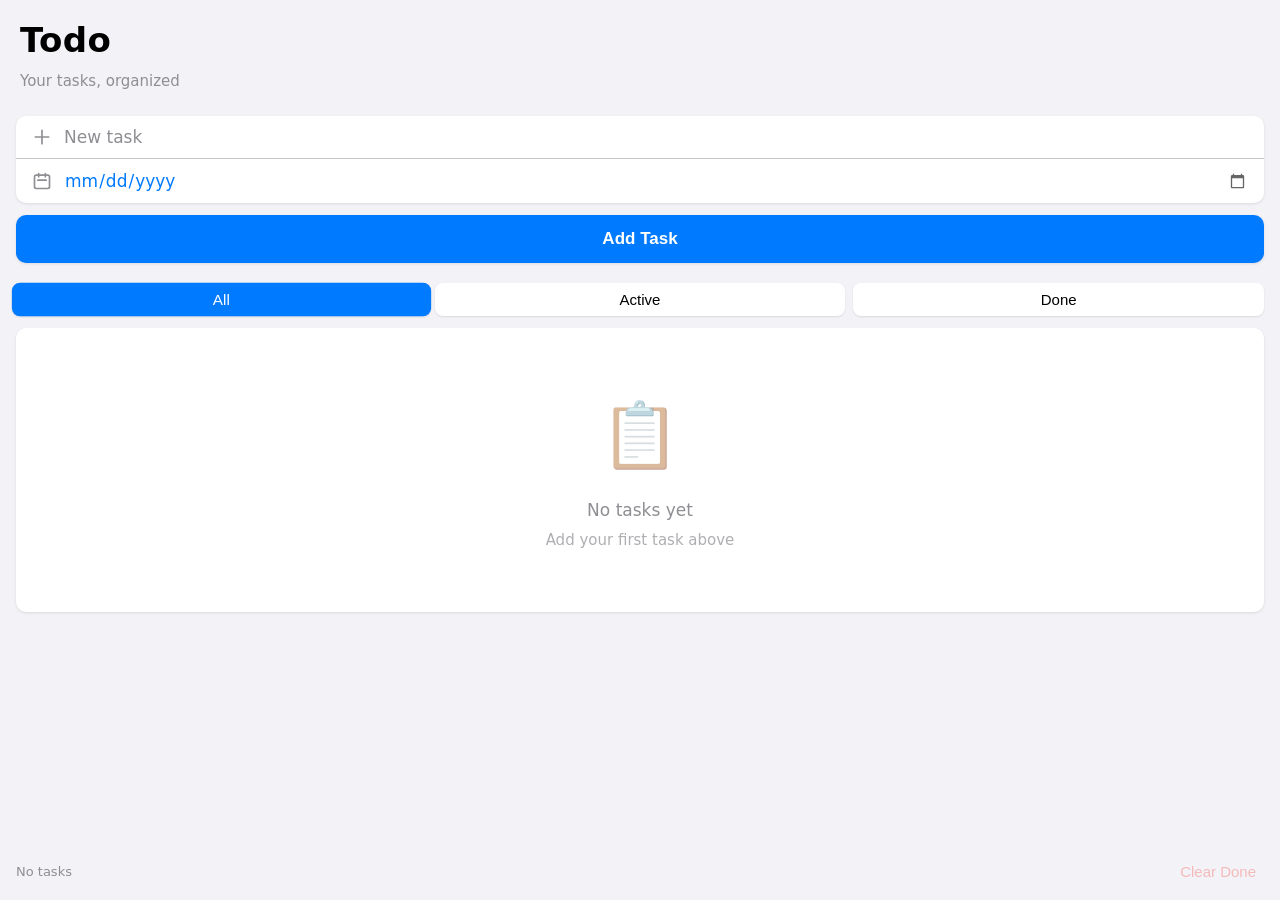
<file: index.html>
<!DOCTYPE html>
<html lang="en">
<head>
    <meta charset="UTF-8">
    <meta name="viewport" content="width=device-width, initial-scale=1.0, viewport-fit=cover, user-scalable=no">
    <title>Todo</title>

    <!-- PWA Meta Tags -->
    <meta name="description" content="A minimal iOS-style todo app with IndexedDB">
    <meta name="theme-color" content="#F2F2F7">
    <meta name="apple-mobile-web-app-capable" content="yes">
    <meta name="apple-mobile-web-app-status-bar-style" content="default">
    <meta name="apple-mobile-web-app-title" content="Todo">

    <!-- Icons -->
    <link rel="icon" type="image/svg+xml" href="favicon.svg">
    <link rel="apple-touch-icon" href="icon-192.png">
    <link rel="manifest" href="manifest.json">

    <!-- Stylesheets -->
    <link rel="stylesheet" href="style.css">
</head>
<body>
    <div class="app-container">
        <header>
            <h1>Todo</h1>
            <div class="subtitle">Your tasks, organized</div>
        </header>

        <div class="add-section">
            <div class="input-group">
                <div class="input-row">
                    <svg class="input-icon" fill="none" stroke="currentColor" viewBox="0 0 24 24">
                        <path stroke-linecap="round" stroke-linejoin="round" stroke-width="2" d="M12 4v16m8-8H4"/>
                    </svg>
                    <input type="text" id="todoInput" placeholder="New task" autocomplete="off">
                </div>
                <div class="input-row">
                    <svg class="input-icon" fill="none" stroke="currentColor" viewBox="0 0 24 24">
                        <path stroke-linecap="round" stroke-linejoin="round" stroke-width="2" d="M8 7V3m8 4V3m-9 8h10M5 21h14a2 2 0 002-2V7a2 2 0 00-2-2H5a2 2 0 00-2 2v12a2 2 0 002 2z"/>
                    </svg>
                    <input type="date" id="dueDateInput">
                </div>
            </div>
            <button class="add-btn" id="addBtn">Add Task</button>
        </div>

        <div class="filters">
            <button class="filter-btn active" data-filter="all">All</button>
            <button class="filter-btn" data-filter="active">Active</button>
            <button class="filter-btn" data-filter="completed">Done</button>
        </div>

        <div class="list-container">
            <ul id="todoList" class="todo-list"></ul>
        </div>

        <div class="stats">
            <span id="stats">0 tasks</span>
            <button class="clear-btn" id="clearCompleted">Clear Done</button>
        </div>
    </div>

    <script src="app.js" type="module"></script>
</body>
</html>
</file>
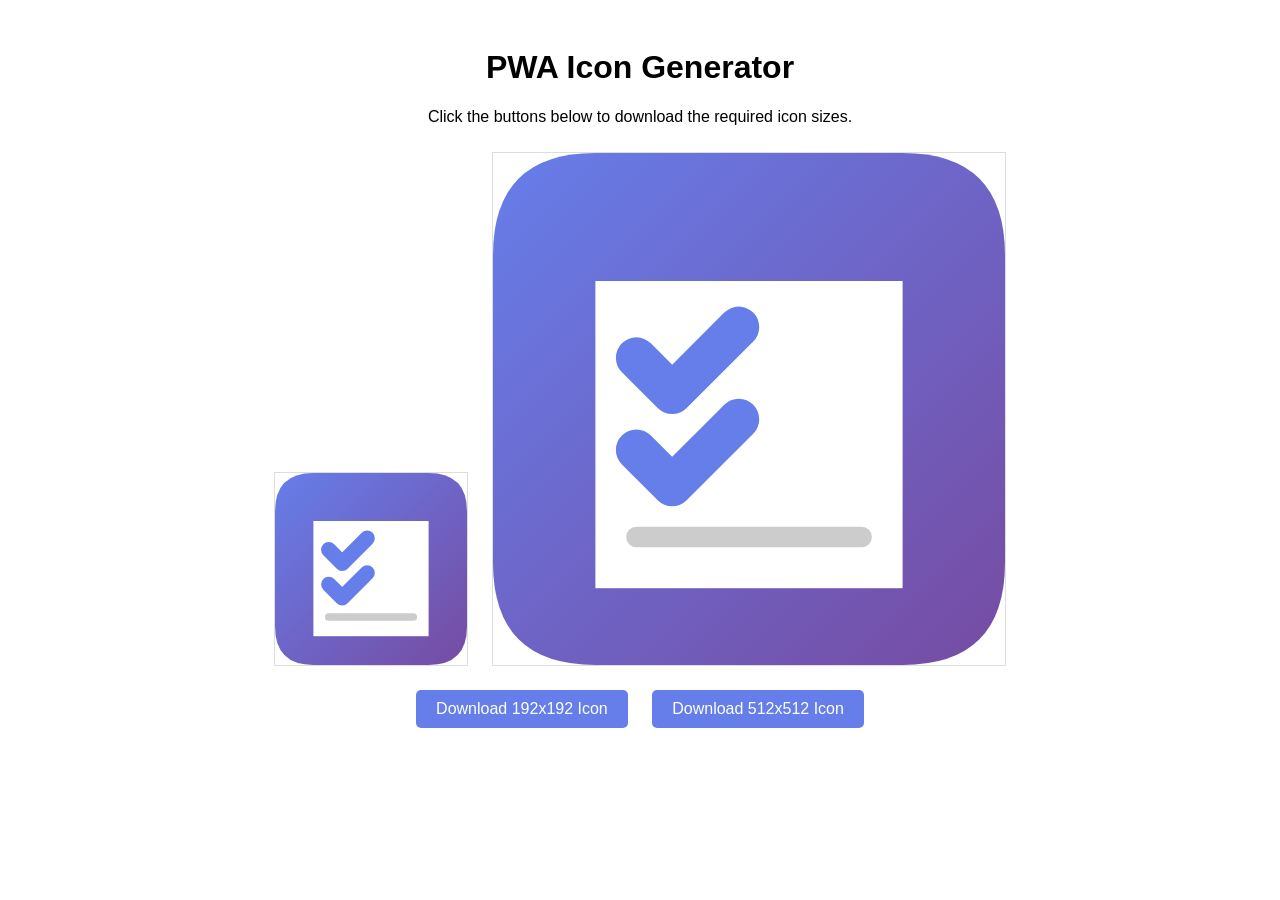
<file: generate-icons.html>
<!DOCTYPE html>
<html lang="en">
<head>
    <meta charset="UTF-8">
    <meta name="viewport" content="width=device-width, initial-scale=1.0">
    <title>Icon Generator</title>
    <style>
        body {
            font-family: Arial, sans-serif;
            padding: 20px;
            text-align: center;
        }
        canvas {
            border: 1px solid #ddd;
            margin: 10px;
        }
        button {
            padding: 10px 20px;
            margin: 10px;
            background: #667eea;
            color: white;
            border: none;
            border-radius: 5px;
            cursor: pointer;
            font-size: 16px;
        }
        button:hover {
            background: #5568d3;
        }
        .container {
            max-width: 800px;
            margin: 0 auto;
        }
    </style>
</head>
<body>
    <div class="container">
        <h1>PWA Icon Generator</h1>
        <p>Click the buttons below to download the required icon sizes.</p>

        <canvas id="canvas192" width="192" height="192"></canvas>
        <canvas id="canvas512" width="512" height="512"></canvas>

        <br>
        <button onclick="generateIcon(192)">Download 192x192 Icon</button>
        <button onclick="generateIcon(512)">Download 512x512 Icon</button>
    </div>

    <script>
        function drawIcon(canvas) {
            const ctx = canvas.getContext('2d');
            const size = canvas.width;

            // Create gradient background
            const gradient = ctx.createLinearGradient(0, 0, size, size);
            gradient.addColorStop(0, '#667eea');
            gradient.addColorStop(1, '#764ba2');

            // Draw rounded rectangle background
            const radius = size * 0.2;
            ctx.fillStyle = gradient;
            ctx.beginPath();
            ctx.moveTo(radius, 0);
            ctx.lineTo(size - radius, 0);
            ctx.quadraticCurveTo(size, 0, size, radius);
            ctx.lineTo(size, size - radius);
            ctx.quadraticCurveTo(size, size, size - radius, size);
            ctx.lineTo(radius, size);
            ctx.quadraticCurveTo(0, size, 0, size - radius);
            ctx.lineTo(0, radius);
            ctx.quadraticCurveTo(0, 0, radius, 0);
            ctx.closePath();
            ctx.fill();

            // Draw white clipboard background
            ctx.fillStyle = 'white';
            ctx.fillRect(size * 0.2, size * 0.25, size * 0.6, size * 0.6);

            // Draw checkmarks
            ctx.strokeStyle = '#667eea';
            ctx.lineWidth = size * 0.08;
            ctx.lineCap = 'round';
            ctx.lineJoin = 'round';

            // First checkmark
            ctx.beginPath();
            ctx.moveTo(size * 0.28, size * 0.40);
            ctx.lineTo(size * 0.35, size * 0.47);
            ctx.lineTo(size * 0.48, size * 0.34);
            ctx.stroke();

            // Second checkmark
            ctx.beginPath();
            ctx.moveTo(size * 0.28, size * 0.58);
            ctx.lineTo(size * 0.35, size * 0.65);
            ctx.lineTo(size * 0.48, size * 0.52);
            ctx.stroke();

            // Incomplete line
            ctx.strokeStyle = '#ccc';
            ctx.lineWidth = size * 0.04;
            ctx.beginPath();
            ctx.moveTo(size * 0.28, size * 0.75);
            ctx.lineTo(size * 0.72, size * 0.75);
            ctx.stroke();
        }

        function generateIcon(size) {
            const canvas = document.getElementById('canvas' + size);
            drawIcon(canvas);

            canvas.toBlob(function(blob) {
                const url = URL.createObjectURL(blob);
                const a = document.createElement('a');
                a.href = url;
                a.download = `icon-${size}.png`;
                document.body.appendChild(a);
                a.click();
                document.body.removeChild(a);
                URL.revokeObjectURL(url);
            });
        }

        // Draw icons on page load
        window.onload = function() {
            drawIcon(document.getElementById('canvas192'));
            drawIcon(document.getElementById('canvas512'));
        };
    </script>
</body>
</html>
</file>
<file: style.css>
:root {
    --ios-blue: #007AFF;
    --ios-red: #FF3B30;
    --ios-gray: #8E8E93;
    --ios-light-gray: #F2F2F7;
    --ios-separator: #C6C6C8;
    --ios-background: #F2F2F7;
    --card-background: #FFFFFF;
    --text-primary: #000000;
    --text-secondary: #8E8E93;
    --shadow-color: rgba(0, 0, 0, 0.1);
}

* {
    margin: 0;
    padding: 0;
    box-sizing: border-box;
    -webkit-tap-highlight-color: transparent;
}

html, body {
    width: 100%;
    height: 100%;
    overflow: hidden;
    position: fixed;
    overscroll-behavior: none;
    -webkit-overflow-scrolling: touch;
}

body {
    font-family: -apple-system, BlinkMacSystemFont, 'SF Pro Display', 'SF Pro Text', 'Segoe UI', system-ui, sans-serif;
    background: var(--ios-background);
    color: var(--text-primary);
    font-size: 17px;
    line-height: 1.47;
    touch-action: manipulation;
}

.app-container {
    position: fixed;
    top: 0;
    left: 0;
    right: 0;
    bottom: 0;
    display: flex;
    flex-direction: column;
    padding-top: env(safe-area-inset-top);
    padding-bottom: env(safe-area-inset-bottom);
    padding-left: env(safe-area-inset-left);
    padding-right: env(safe-area-inset-right);
    background: var(--ios-background);
}

/* Header */
header {
    flex-shrink: 0;
    padding: 16px 20px 12px;
    background: var(--ios-background);
}

header h1 {
    font-size: 34px;
    font-weight: 700;
    letter-spacing: 0.4px;
    margin-bottom: 4px;
}

.subtitle {
    font-size: 15px;
    color: var(--text-secondary);
    font-weight: 400;
}

/* Add Todo Section */
.add-section {
    flex-shrink: 0;
    padding: 12px 16px;
    background: var(--ios-background);
}

.input-group {
    background: var(--card-background);
    border-radius: 10px;
    overflow: hidden;
    box-shadow: 0 1px 3px var(--shadow-color);
}

.input-row {
    display: flex;
    align-items: center;
    padding: 11px 16px;
    gap: 12px;
    border-bottom: 0.5px solid var(--ios-separator);
}

.input-row:last-child {
    border-bottom: none;
}

.input-icon {
    width: 20px;
    height: 20px;
    color: var(--text-secondary);
    flex-shrink: 0;
}

input[type="text"],
input[type="date"] {
    flex: 1;
    border: none;
    background: transparent;
    font-size: 17px;
    color: var(--text-primary);
    font-family: inherit;
    outline: none;
    -webkit-appearance: none;
}

input[type="text"]::placeholder {
    color: var(--text-secondary);
}

input[type="date"] {
    color: var(--ios-blue);
    cursor: pointer;
}

input[type="date"]::-webkit-calendar-picker-indicator {
    cursor: pointer;
    opacity: 0.6;
}

.add-btn {
    margin-top: 12px;
    width: 100%;
    padding: 14px;
    background: var(--ios-blue);
    color: white;
    border: none;
    border-radius: 10px;
    font-size: 17px;
    font-weight: 600;
    cursor: pointer;
    transition: opacity 0.2s;
    box-shadow: 0 1px 3px var(--shadow-color);
}

.add-btn:active {
    opacity: 0.7;
    transform: scale(0.98);
}

/* Filters */
.filters {
    flex-shrink: 0;
    display: flex;
    gap: 8px;
    padding: 8px 16px 12px;
    background: var(--ios-background);
}

.filter-btn {
    flex: 1;
    padding: 8px 16px;
    background: var(--card-background);
    color: var(--text-primary);
    border: none;
    border-radius: 8px;
    font-size: 15px;
    font-weight: 500;
    cursor: pointer;
    transition: all 0.2s cubic-bezier(0.4, 0, 0.2, 1);
    box-shadow: 0 1px 2px var(--shadow-color);
}

.filter-btn.active {
    background: var(--ios-blue);
    color: white;
    transform: scale(1.02);
}

.filter-btn:active {
    transform: scale(0.96);
}

/* Todo List */
.list-container {
    flex: 1;
    overflow-y: auto;
    -webkit-overflow-scrolling: touch;
    padding: 0 16px;
}

.todo-list {
    list-style: none;
    background: var(--card-background);
    border-radius: 10px;
    overflow: hidden;
    box-shadow: 0 1px 3px var(--shadow-color);
    margin-bottom: 16px;
}

.todo-item {
    display: flex;
    align-items: flex-start;
    padding: 12px 16px;
    border-bottom: 0.5px solid var(--ios-separator);
    transition: background-color 0.15s;
    animation: slideIn 0.3s cubic-bezier(0.4, 0, 0.2, 1);
}

@keyframes slideIn {
    from {
        opacity: 0;
        transform: translateX(-20px);
    }
    to {
        opacity: 1;
        transform: translateX(0);
    }
}

.todo-item:last-child {
    border-bottom: none;
}

.todo-item:active {
    background: var(--ios-light-gray);
}

.todo-item.completed {
    opacity: 0.6;
}

.todo-item.deleting {
    animation: slideOut 0.3s cubic-bezier(0.4, 0, 0.2, 1) forwards;
}

@keyframes slideOut {
    to {
        opacity: 0;
        transform: translateX(100%);
    }
}

/* Custom Checkbox */
.todo-checkbox-wrapper {
    position: relative;
    width: 24px;
    height: 24px;
    margin-right: 12px;
    flex-shrink: 0;
    margin-top: 2px;
}

.todo-checkbox {
    position: absolute;
    opacity: 0;
    cursor: pointer;
}

.checkbox-custom {
    position: absolute;
    top: 0;
    left: 0;
    width: 24px;
    height: 24px;
    border: 2px solid var(--ios-separator);
    border-radius: 50%;
    background: transparent;
    transition: all 0.2s cubic-bezier(0.4, 0, 0.2, 1);
}

.todo-checkbox:checked ~ .checkbox-custom {
    background: var(--ios-blue);
    border-color: var(--ios-blue);
    transform: scale(1.1);
}

.checkbox-custom::after {
    content: '';
    position: absolute;
    display: none;
    left: 7px;
    top: 3px;
    width: 6px;
    height: 12px;
    border: solid white;
    border-width: 0 2px 2px 0;
    transform: rotate(45deg);
}

.todo-checkbox:checked ~ .checkbox-custom::after {
    display: block;
    animation: checkmark 0.2s cubic-bezier(0.4, 0, 0.2, 1);
}

@keyframes checkmark {
    0% {
        transform: rotate(45deg) scale(0);
    }
    50% {
        transform: rotate(45deg) scale(1.2);
    }
    100% {
        transform: rotate(45deg) scale(1);
    }
}

.todo-content {
    flex: 1;
    min-width: 0;
}

.todo-text {
    font-size: 17px;
    color: var(--text-primary);
    word-wrap: break-word;
    transition: all 0.2s;
}

.todo-item.completed .todo-text {
    text-decoration: line-through;
    color: var(--text-secondary);
}

.todo-meta {
    display: flex;
    gap: 12px;
    margin-top: 4px;
    font-size: 13px;
    color: var(--text-secondary);
}

.todo-date {
    display: flex;
    align-items: center;
    gap: 4px;
}

.todo-date.overdue {
    color: var(--ios-red);
}

.delete-btn {
    flex-shrink: 0;
    width: 32px;
    height: 32px;
    margin-left: 8px;
    margin-top: 2px;
    background: transparent;
    color: var(--ios-red);
    border: none;
    border-radius: 50%;
    cursor: pointer;
    display: flex;
    align-items: center;
    justify-content: center;
    transition: all 0.2s;
    font-size: 20px;
}

.delete-btn:active {
    background: var(--ios-light-gray);
    transform: scale(0.9);
}

/* Stats Footer */
.stats {
    flex-shrink: 0;
    padding: 12px 16px 16px;
    background: var(--ios-background);
    display: flex;
    justify-content: space-between;
    align-items: center;
    font-size: 13px;
    color: var(--text-secondary);
}

.clear-btn {
    background: transparent;
    color: var(--ios-red);
    border: none;
    font-size: 15px;
    font-weight: 500;
    cursor: pointer;
    padding: 4px 8px;
    border-radius: 6px;
    transition: background 0.2s;
}

.clear-btn:active {
    background: var(--ios-light-gray);
}

.clear-btn:disabled {
    opacity: 0.3;
    cursor: not-allowed;
}

/* Empty State */
.empty-state {
    text-align: center;
    padding: 60px 20px;
    color: var(--text-secondary);
}

.empty-icon {
    font-size: 64px;
    margin-bottom: 16px;
    opacity: 0.5;
}

.empty-state p {
    font-size: 17px;
    font-weight: 500;
    margin-bottom: 4px;
}

.empty-state small {
    font-size: 15px;
    opacity: 0.7;
}

/* Loading Spinner */
.loading {
    position: fixed;
    top: 50%;
    left: 50%;
    transform: translate(-50%, -50%);
    width: 40px;
    height: 40px;
    border: 3px solid var(--ios-light-gray);
    border-top-color: var(--ios-blue);
    border-radius: 50%;
    animation: spin 0.8s linear infinite;
}

@keyframes spin {
    to {
        transform: translate(-50%, -50%) rotate(360deg);
    }
}

/* Smooth transitions */
* {
    -webkit-font-smoothing: antialiased;
    -moz-osx-font-smoothing: grayscale;
}

/* Dark mode support */
@media (prefers-color-scheme: dark) {
    :root {
        --ios-background: #000000;
        --card-background: #1C1C1E;
        --text-primary: #FFFFFF;
        --text-secondary: #8E8E93;
        --ios-separator: #38383A;
        --shadow-color: rgba(0, 0, 0, 0.3);
    }
}

/* Accessibility */
@media (prefers-reduced-motion: reduce) {
    *,
    *::before,
    *::after {
        animation-duration: 0.01ms !important;
        animation-iteration-count: 1 !important;
        transition-duration: 0.01ms !important;
    }
}
</file>
